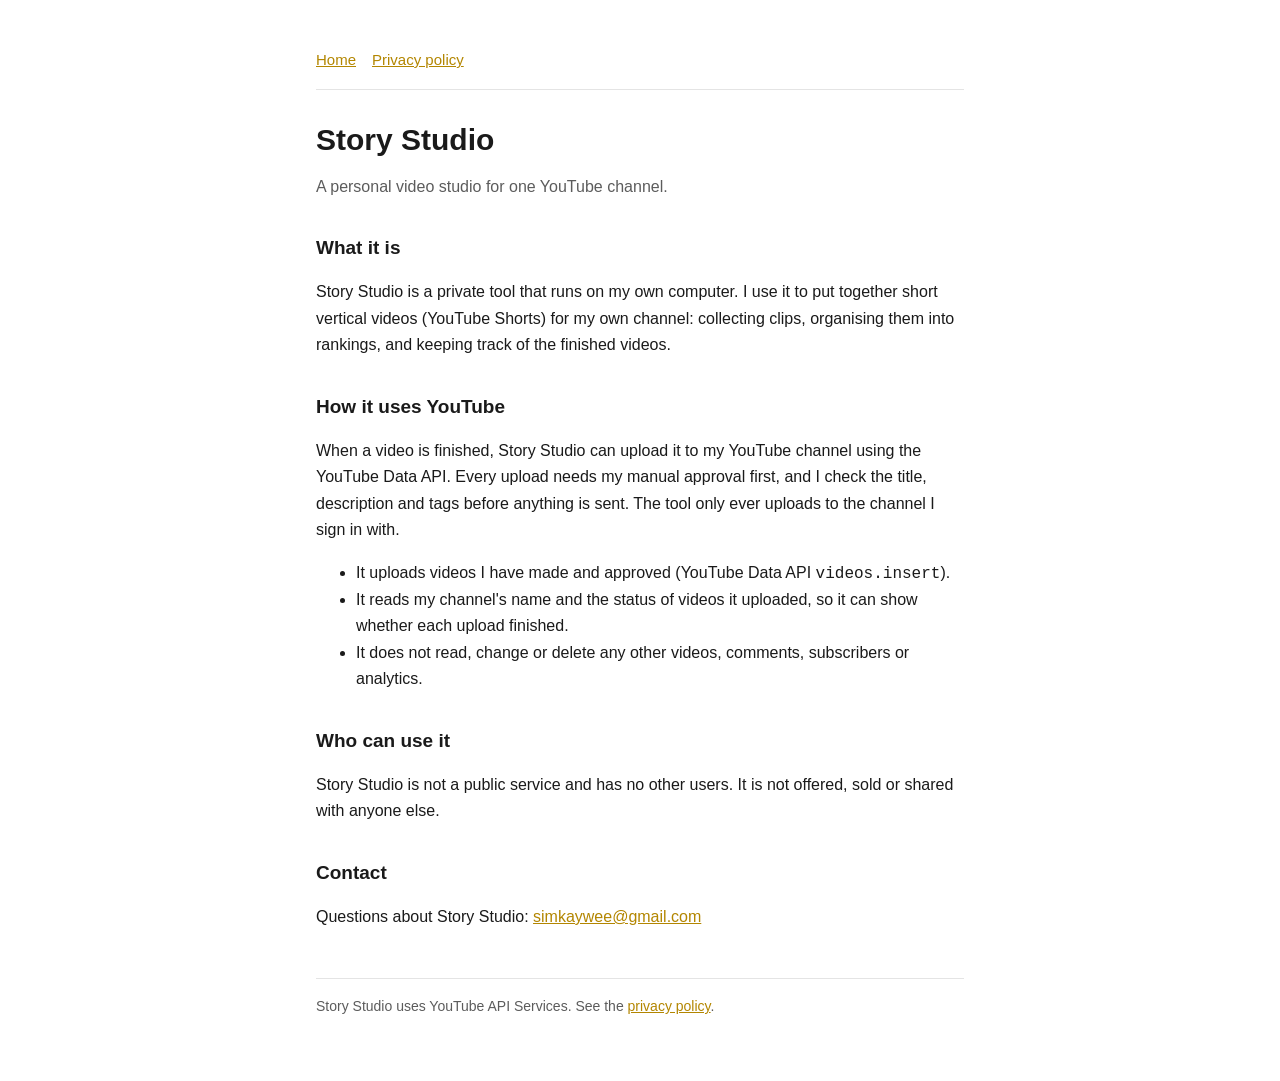
<file: index.html>
<!doctype html>
<html lang="en">
<head>
  <meta charset="utf-8">
  <meta name="viewport" content="width=device-width, initial-scale=1">
  <title>Story Studio</title>
  <meta name="description" content="Story Studio is a personal tool for making and publishing short videos to my own YouTube channel.">
  <link rel="stylesheet" href="style.css">
</head>
<body>
<main>
  <nav><a href="./">Home</a><a href="privacy.html">Privacy policy</a></nav>

  <h1>Story Studio</h1>
  <p class="muted">A personal video studio for one YouTube channel.</p>

  <h2>What it is</h2>
  <p>Story Studio is a private tool that runs on my own computer. I use it to put together short vertical videos
    (YouTube Shorts) for my own channel: collecting clips, organising them into rankings, and keeping track of the
    finished videos.</p>

  <h2>How it uses YouTube</h2>
  <p>When a video is finished, Story Studio can upload it to my YouTube channel using the YouTube Data API. Every
    upload needs my manual approval first, and I check the title, description and tags before anything is sent.
    The tool only ever uploads to the channel I sign in with.</p>
  <ul>
    <li>It uploads videos I have made and approved (YouTube Data API <code>videos.insert</code>).</li>
    <li>It reads my channel's name and the status of videos it uploaded, so it can show whether each upload finished.</li>
    <li>It does not read, change or delete any other videos, comments, subscribers or analytics.</li>
  </ul>

  <h2>Who can use it</h2>
  <p>Story Studio is not a public service and has no other users. It is not offered, sold or shared with anyone else.</p>

  <h2>Contact</h2>
  <p>Questions about Story Studio: <a href="mailto:simkaywee@gmail.com">simkaywee@gmail.com</a></p>

  <footer>Story Studio uses YouTube API Services. See the <a href="privacy.html">privacy policy</a>.</footer>
</main>
</body>
</html>
</file>
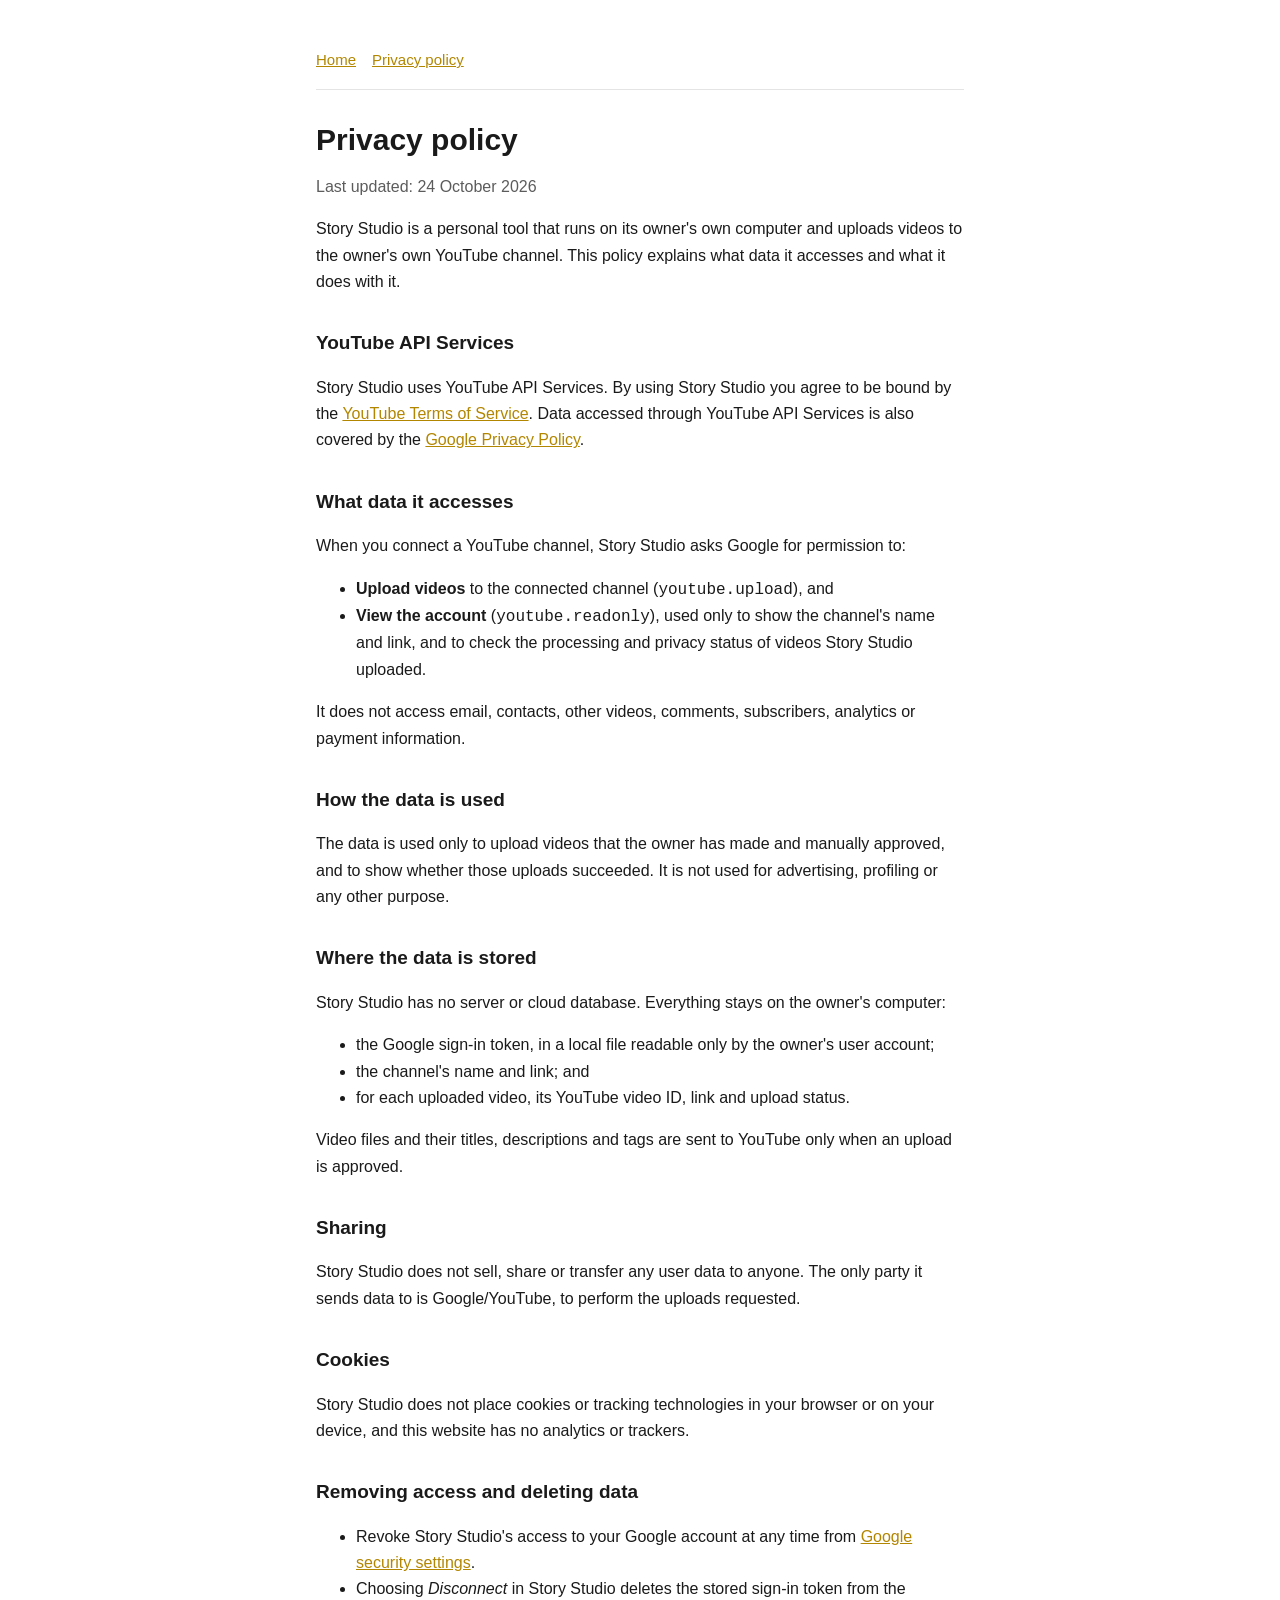
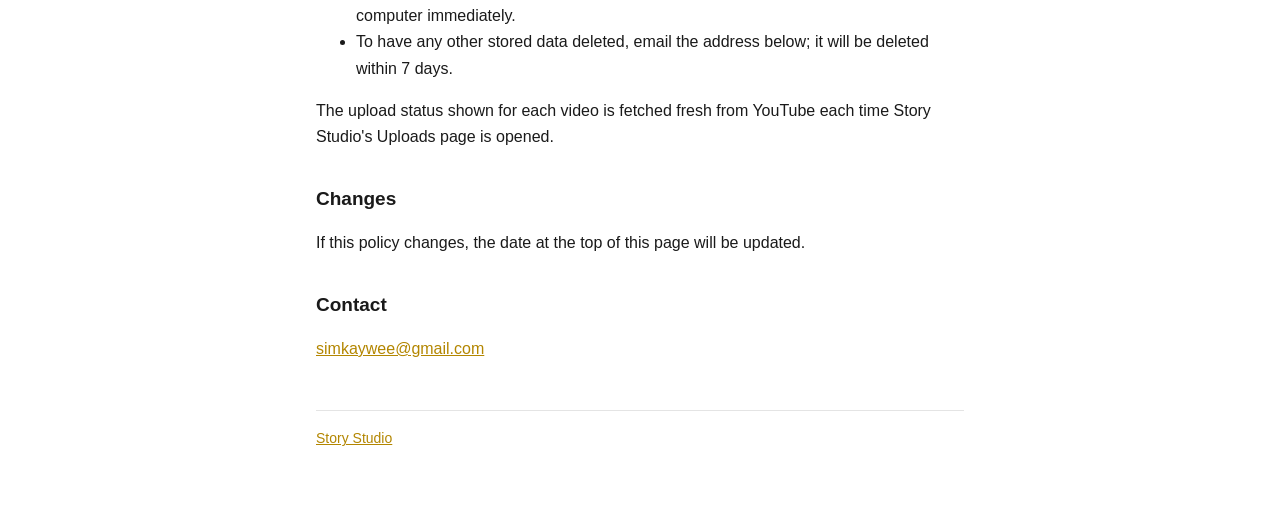
<file: privacy.html>
<!doctype html>
<html lang="en">
<head>
  <meta charset="utf-8">
  <meta name="viewport" content="width=device-width, initial-scale=1">
  <title>Story Studio Privacy</title>
  <meta name="description" content="How Story Studio handles data accessed through YouTube API Services.">
  <link rel="stylesheet" href="style.css">
</head>
<body>
<main>
  <nav><a href="./">Home</a><a href="privacy.html">Privacy policy</a></nav>

  <h1>Privacy policy</h1>
  <p class="muted">Last updated: 24 October 2026</p>

  <p>Story Studio is a personal tool that runs on its owner's own computer and uploads videos to the owner's own
    YouTube channel. This policy explains what data it accesses and what it does with it.</p>

  <h2>YouTube API Services</h2>
  <p>Story Studio uses YouTube API Services. By using Story Studio you agree to be bound by the
    <a href="https://www.youtube.com/t/terms">YouTube Terms of Service</a>. Data accessed through YouTube API Services
    is also covered by the <a href="https://policies.google.com/privacy">Google Privacy Policy</a>.</p>

  <h2>What data it accesses</h2>
  <p>When you connect a YouTube channel, Story Studio asks Google for permission to:</p>
  <ul>
    <li><strong>Upload videos</strong> to the connected channel (<code>youtube.upload</code>), and</li>
    <li><strong>View the account</strong> (<code>youtube.readonly</code>), used only to show the channel's name and
      link, and to check the processing and privacy status of videos Story Studio uploaded.</li>
  </ul>
  <p>It does not access email, contacts, other videos, comments, subscribers, analytics or payment information.</p>

  <h2>How the data is used</h2>
  <p>The data is used only to upload videos that the owner has made and manually approved, and to show whether those
    uploads succeeded. It is not used for advertising, profiling or any other purpose.</p>

  <h2>Where the data is stored</h2>
  <p>Story Studio has no server or cloud database. Everything stays on the owner's computer:</p>
  <ul>
    <li>the Google sign-in token, in a local file readable only by the owner's user account;</li>
    <li>the channel's name and link; and</li>
    <li>for each uploaded video, its YouTube video ID, link and upload status.</li>
  </ul>
  <p>Video files and their titles, descriptions and tags are sent to YouTube only when an upload is approved.</p>

  <h2>Sharing</h2>
  <p>Story Studio does not sell, share or transfer any user data to anyone. The only party it sends data to is
    Google/YouTube, to perform the uploads requested.</p>

  <h2>Cookies</h2>
  <p>Story Studio does not place cookies or tracking technologies in your browser or on your device, and this website
    has no analytics or trackers.</p>

  <h2>Removing access and deleting data</h2>
  <ul>
    <li>Revoke Story Studio's access to your Google account at any time from
      <a href="https://security.google.com/settings/security/permissions">Google security settings</a>.</li>
    <li>Choosing <em>Disconnect</em> in Story Studio deletes the stored sign-in token from the computer immediately.</li>
    <li>To have any other stored data deleted, email the address below; it will be deleted within 7 days.</li>
  </ul>
  <p>The upload status shown for each video is fetched fresh from YouTube each time Story Studio's Uploads page is
    opened.</p>

  <h2>Changes</h2>
  <p>If this policy changes, the date at the top of this page will be updated.</p>

  <h2>Contact</h2>
  <p><a href="mailto:simkaywee@gmail.com">simkaywee@gmail.com</a></p>

  <footer><a href="./">Story Studio</a></footer>
</main>
</body>
</html>
</file>
<file: style.css>
:root {
  --bg: #ffffff;
  --text: #1a1a1a;
  --muted: #5c5c5c;
  --line: #e4e4e4;
  --accent: #b38600;
}
@media (prefers-color-scheme: dark) {
  :root { --bg: #111111; --text: #ededed; --muted: #a3a3a3; --line: #2a2a2a; --accent: #ffd60a; }
}
* { box-sizing: border-box; }
body {
  margin: 0;
  background: var(--bg);
  color: var(--text);
  font: 16px/1.65 -apple-system, BlinkMacSystemFont, "Segoe UI", Roboto, Helvetica, Arial, sans-serif;
}
main { max-width: 680px; margin: 0 auto; padding: 48px 16px 64px; }
h1 { font-size: 30px; line-height: 1.2; margin: 0 0 8px; }
h2 { font-size: 19px; margin: 32px 0 8px; }
p, li { color: var(--text); }
.muted { color: var(--muted); }
a { color: var(--accent); }
nav { display: flex; gap: 16px; padding-bottom: 16px; margin-bottom: 32px; border-bottom: 1px solid var(--line); font-size: 15px; }
footer { margin-top: 48px; padding-top: 16px; border-top: 1px solid var(--line); font-size: 14px; color: var(--muted); }
</file>
